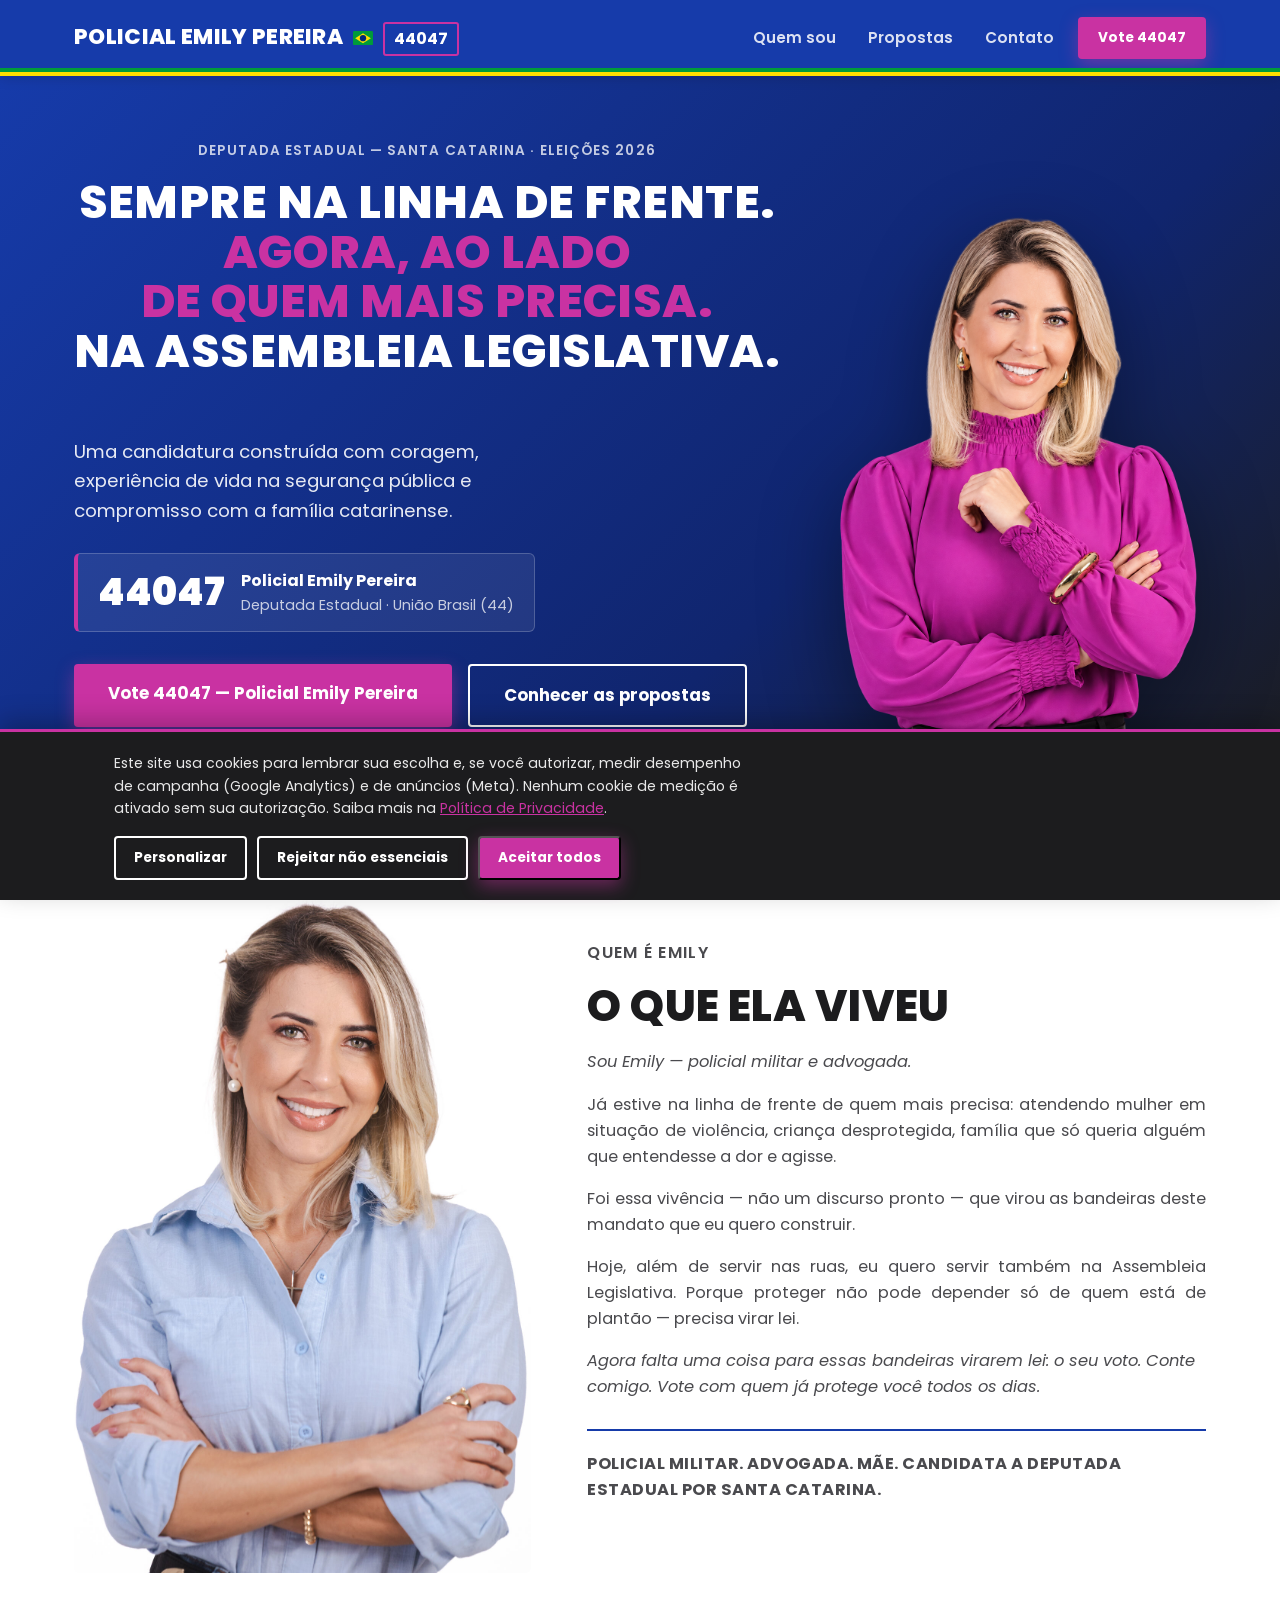
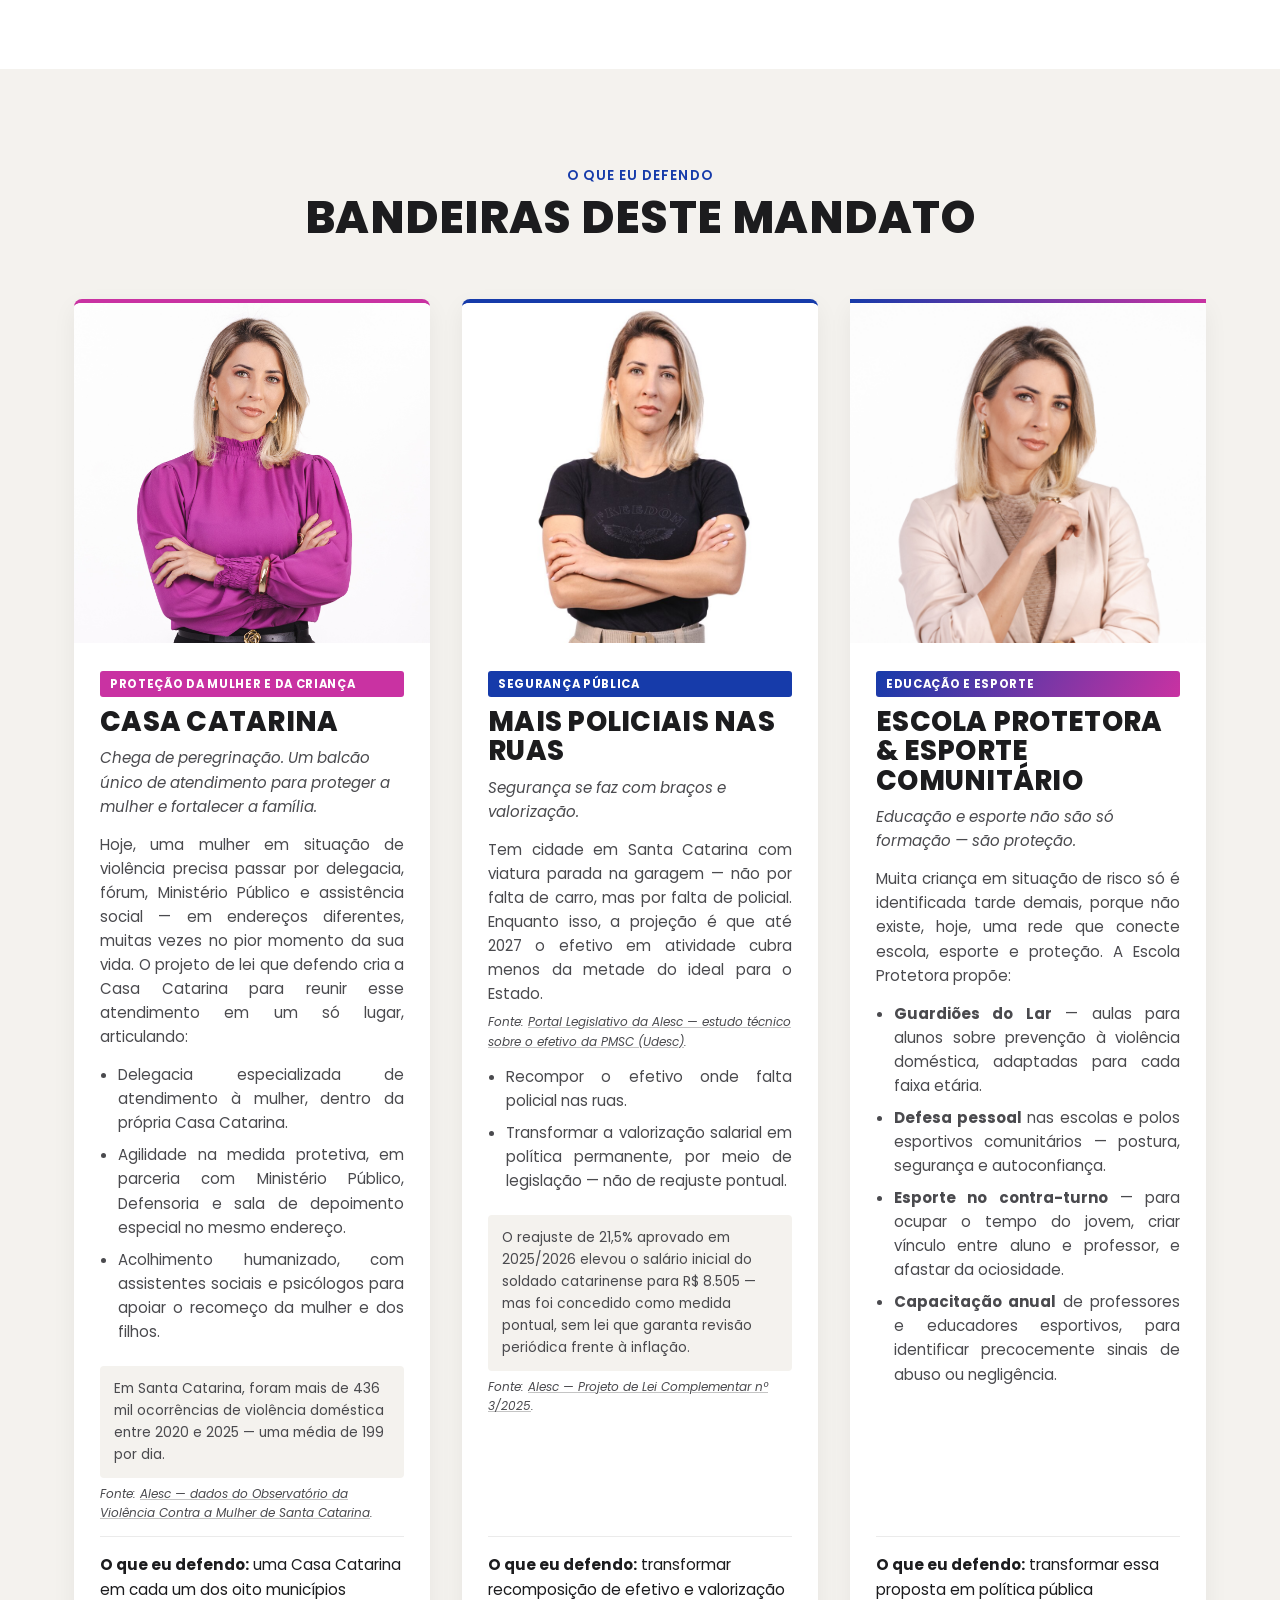
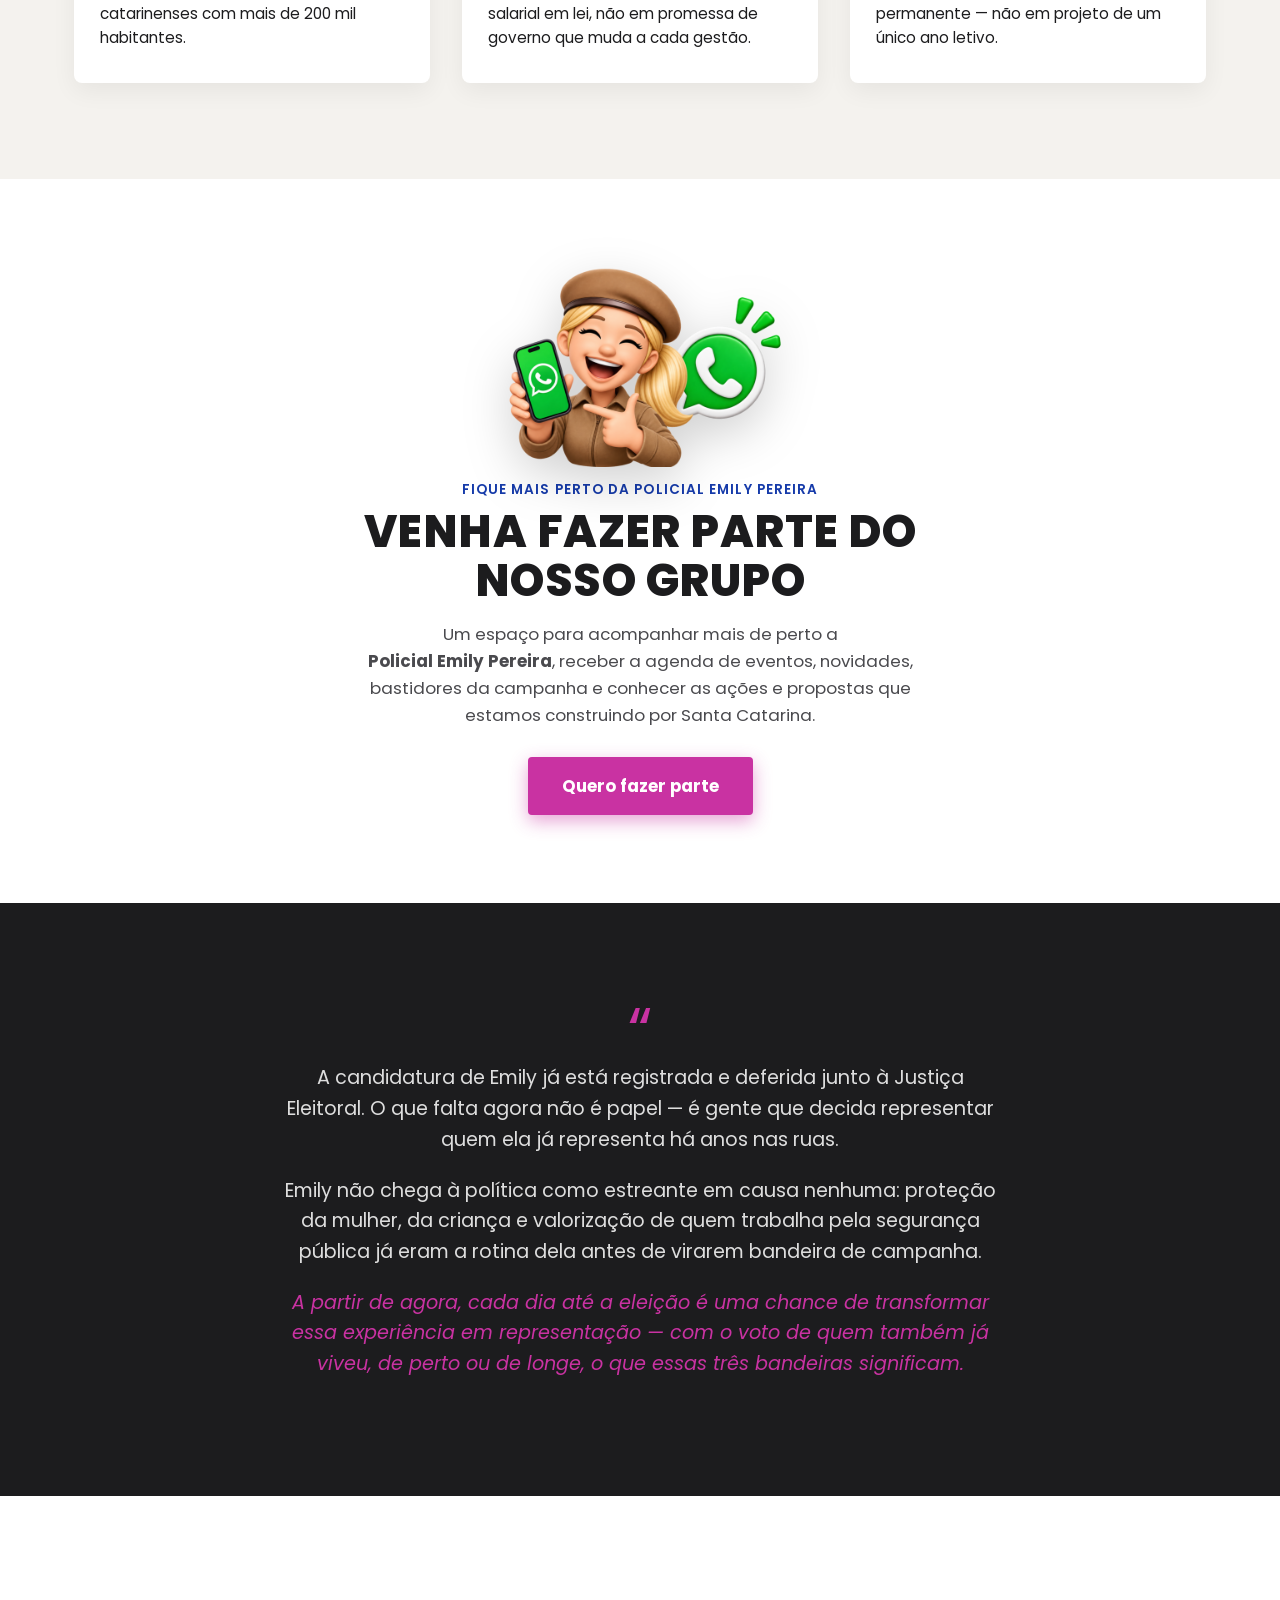
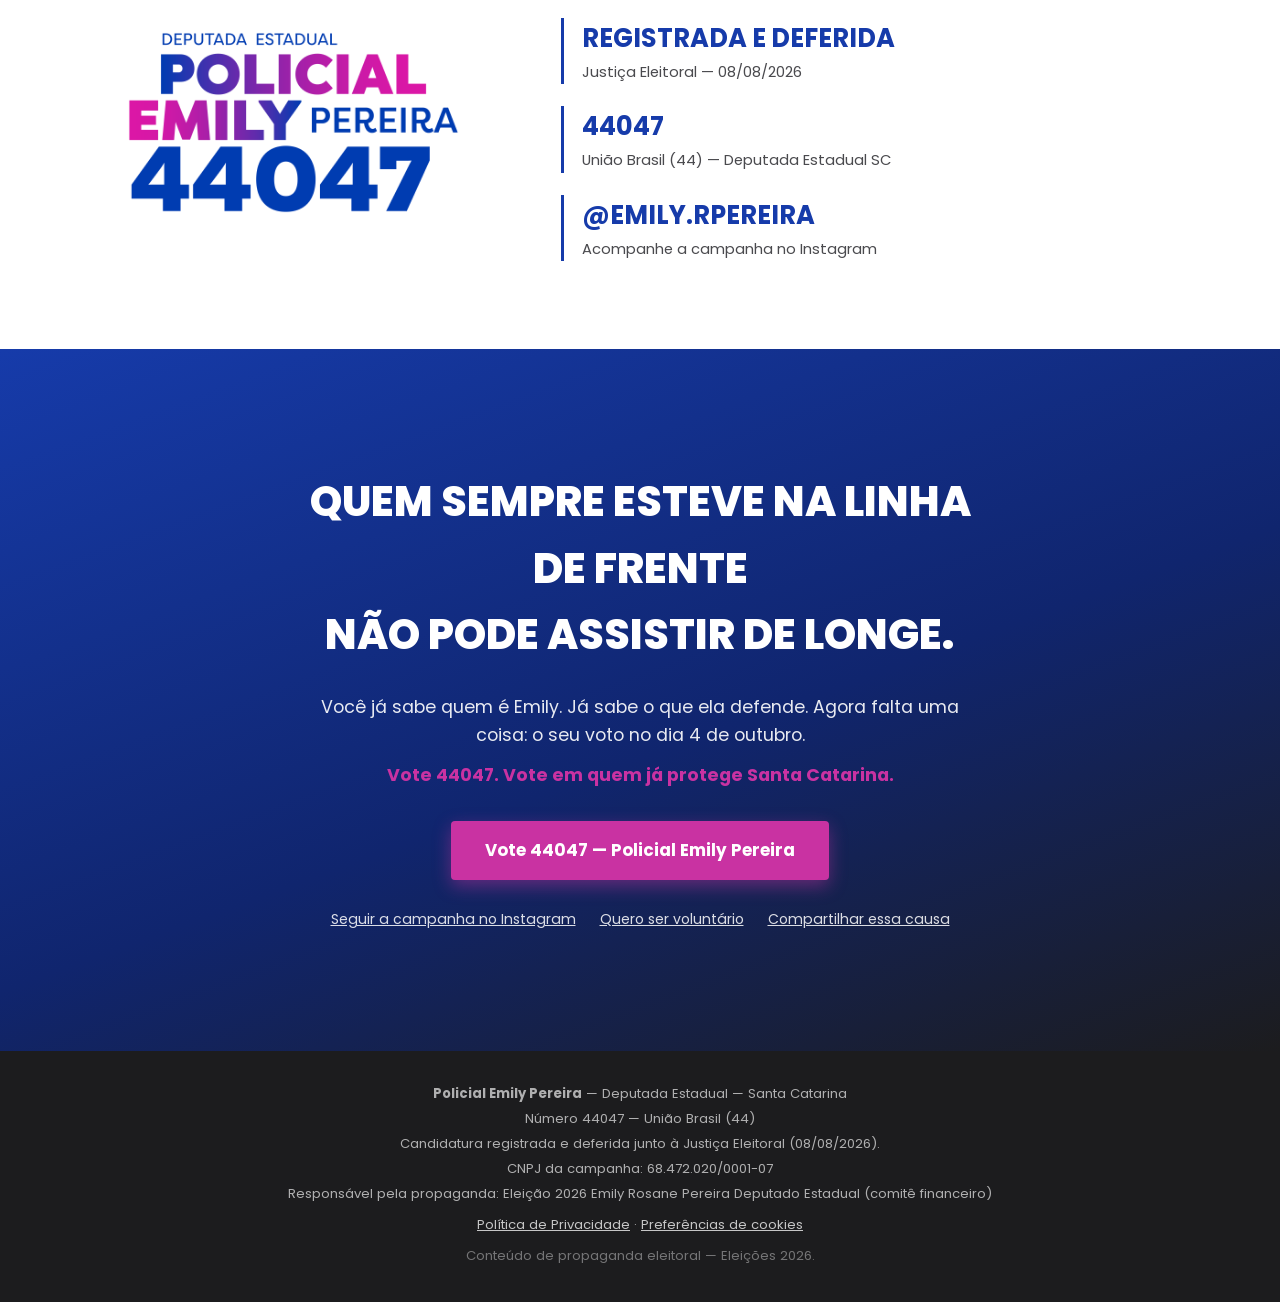
<file: index.html>
<!DOCTYPE html>
<html lang="pt-BR">
<head>
<meta charset="UTF-8">
<script>
// Google Consent Mode v2 — estado padrão negado até o visitante decidir no
// banner de cookies (ver consent.js). Garante que tags configuradas dentro
// do GTM (Google Ads, GA4, etc.) também respeitem a escolha do visitante.
window.dataLayer = window.dataLayer || [];
function gtag(){dataLayer.push(arguments);}
gtag('consent', 'default', {
  'ad_storage': 'denied',
  'ad_user_data': 'denied',
  'ad_personalization': 'denied',
  'analytics_storage': 'denied'
});
</script>
<!-- Google Tag Manager -->
<script>(function(w,d,s,l,i){w[l]=w[l]||[];w[l].push({'gtm.start':
new Date().getTime(),event:'gtm.js'});var f=d.getElementsByTagName(s)[0],
j=d.createElement(s),dl=l!='dataLayer'?'&l='+l:'';j.async=true;j.src=
'https://www.googletagmanager.com/gtm.js?id='+i+dl;f.parentNode.insertBefore(j,f);
})(window,document,'script','dataLayer','GTM-PR95ZJXQ');</script>
<!-- End Google Tag Manager -->
<meta name="viewport" content="width=device-width, initial-scale=1.0">
<title>Policial Emily Pereira 44047 — Deputada Estadual por Santa Catarina</title>
<meta name="description" content="Policial Emily Pereira, advogada, candidata a Deputada Estadual por Santa Catarina. Número 44047 — União Brasil.">
<link rel="preconnect" href="https://fonts.googleapis.com">
<link rel="preconnect" href="https://fonts.gstatic.com" crossorigin>
<!-- Poppins substitui Filson Pro (fonte oficial da identidade visual) até a licença/arquivos estarem disponíveis no projeto — ver identidade_visual_emily_pereira.md -->
<link href="https://fonts.googleapis.com/css2?family=Poppins:ital,wght@0,400;0,500;0,600;0,700;0,800;0,900;1,400;1,600&display=swap" rel="stylesheet">
<link rel="stylesheet" href="style.css">

<!--
  PENDÊNCIAS ANTES DE PUBLICAR (ver revisao_juridica_copy_emily.md e copy_lp_emily.md):
  1. RESOLVIDO em 14/08/2026 — situação funcional de Emily confirmada pela assessoria jurídica:
     agregada à PMSC desde 09/08/2026 (Despacho da Diretoria de Pessoal da PMSC + Ato nº
     858/2026), afastada do serviço ativo para concorrer, mas mantendo a condição de Cabo PM.
     "Sou Emily — policial militar e advogada" no presente está correto, não precisa mudar.
     CAUTELA SEPARADA QUE PERMANECE: uso de imagens com uniforme/farda, armamento, viatura ou
     instalação institucional/tática ainda depende de análise própria das regras de propaganda
     eleitoral — não é a mesma questão do status funcional. Ver bandeira "Mais Policiais nas
     Ruas" (assets/bandeira-mais-policiais.jpg, roupa civil estilo tático, marca Invictus, sem
     brasão/arma/viatura reais) — confirmar se precisa de nova rodada do gate jurídico.
  2. TRAVA TÉCNICA DE PUBLICAÇÃO — removida a pedido do usuário em 14/08/2026, com base em
     orientação jurídica própria da campanha autorizando a publicação. Contexto original: a
     página tem pedido de voto direto, formalmente só permitido a partir de 16/08/2026 (art.
     36, Lei 9.504/97) — mantido aqui apenas como registro histórico da análise anterior.
  3. VALIDAÇÃO DO ADVOGADO — confirmar comunicação do endereço eletrônico desta LP à
     Justiça Eleitoral (art. 57-B, §1º, Lei 9.504/97) antes de 16/08/2026.
  4. RESOLVIDO em 21/08/2026 — as 3 estatísticas da seção de propostas foram cruzadas com o
     Caderno de Propostas Legislativas v2
     (C:\Projetos\emily-pereira\Caderno_de_Propostas_Legislativas_v2.pdf), cada card-stat
     traz uma citação de fonte visível (.fonte-cite) e o texto da fonte agora é link
     clicável (URL real, buscada e verificada via WebSearch/WebFetch, não inventada):
     (a) violência doméstica — link para alesc.sc.gov.br/agencia/noticia/20-anos-lei-maria-
     da-penha-violencia-mulher/ (conteúdo conferido: 436.969 ocorrências / 199,3 por dia
     batem exatamente); (b) efetivo policial insuficiente até 2027 — link para o PDF do
     estudo técnico PMSC/Udesc em portalelegis.alesc.sc.gov.br/documentos/K4lY8 (conferido:
     19.722 necessários x 9.524 projetados = 47% batem exatamente); (c) a comparação
     salarial com Goiás/DF (não confirmável pelo Caderno) foi SUBSTITUÍDA a pedido do
     usuário pelo dado do reajuste de 21,5%/PLC nº 3/2025, com link para
     alesc.sc.gov.br/agencia/noticia/aprovados-reajuste-da-seguranca-e-isonomia-salarial-
     para-servidores (conferido: cita o PLC 3/2025 e as 3 parcelas; a página não confirma o
     valor específico de R$ 8.505 citado no texto, que vem só do Caderno — se quiser 100% de
     certeza sobre esse valor, checar separadamente antes de publicar).
  5. Confirmar número atualizado de seguidores no Instagram (não usado no texto atual).
  6. Rodapé: CNPJ (68.472.020/0001-07) e responsável pela propaganda (comitê financeiro
     "Eleição 2026 Emily Rosane Pereira Deputado Estadual") confirmados e já exibidos.
  7. TRACKING (Meta Pixel / GA4) — arquitetura pronta em consent.js: os scripts só carregam
     depois que o visitante decide no banner de cookies (aceitar/rejeitar/personalizar).
     Para ativar de verdade, só preencher gaId/metaPixelId no topo de consent.js com os IDs
     reais. Falta apenas a validação do advogado sobre o texto final de privacidade.html
     (política de privacidade) antes de publicar.
  8. GOOGLE TAG MANAGER (GTM-PR95ZJXQ) — instalado em 20/08/2026, snippet padrão do Google
     no <head> (com Consent Mode v2, estado padrão negado) e <noscript> logo após <body>.
     O container em si carrega sempre (é só o "cofre" de tags), mas qualquer tag configurada
     dentro do GTM (Google Ads, GA4 via GTM, etc.) só dispara de verdade depois que o
     visitante aceitar no banner de cookies — ver applyConsent() em consent.js, que empurra
     gtag('consent','update', ...) sincronizado com a escolha do visitante.
-->
</head>
<body>
<!-- Google Tag Manager (noscript) -->
<noscript><iframe src="https://www.googletagmanager.com/ns.html?id=GTM-PR95ZJXQ"
height="0" width="0" style="display:none;visibility:hidden"></iframe></noscript>
<!-- End Google Tag Manager (noscript) -->

<header class="site-header" id="topo">
  <div class="container header-inner">
    <a href="#topo" class="logo">
      <span class="logo-text">Policial Emily <em>Pereira</em></span>
      <svg class="logo-flag" viewBox="0 0 28 20" role="img" aria-label="Bandeira do Brasil">
        <rect width="28" height="20" rx="2" fill="#009B3A"/>
        <polygon points="14,3 25,10 14,17 3,10" fill="#FFDF00"/>
        <circle cx="14" cy="10" r="4.4" fill="#002776"/>
      </svg>
      <span class="logo-number">44047</span>
    </a>
    <nav class="main-nav" id="mainNav">
      <a href="#quem-e-emily">Quem sou</a>
      <a href="#bandeiras">Propostas</a>
      <a href="#contato">Contato</a>
    </nav>
    <a href="#contato" class="btn btn-primary btn-nav" data-track="vote_cta_nav">Vote 44047</a>
    <button class="nav-toggle" id="navToggle" aria-label="Abrir menu"><span></span><span></span><span></span></button>
  </div>
</header>

<main>

  <!-- HERO -->
  <section class="hero" id="inicio">
    <div class="container hero-inner">
      <div class="hero-text-top reveal">
        <p class="eyebrow">Deputada Estadual — Santa Catarina · Eleições 2026</p>
        <h1>Sempre na linha de frente.<br><span class="text-amarelo">Agora, ao lado<br>de quem mais precisa.</span><br><span class="nowrap">Na Assembleia Legislativa.</span></h1>
      </div>

      <div class="hero-photo reveal">
        <img src="assets/hero-emily.png" alt="Emily Pereira, candidata a Deputada Estadual por Santa Catarina">
      </div>

      <div class="hero-text-bottom reveal">
        <p class="hero-lead">Uma candidatura construída com coragem, experiência de vida na segurança pública e compromisso com a família catarinense.</p>

        <div class="id-block">
          <div class="id-number">44047</div>
          <div class="id-info">
            <strong>Policial Emily Pereira</strong>
            <span>Deputada Estadual · União Brasil (44)</span>
          </div>
        </div>

        <div class="hero-actions">
          <a href="#contato" class="btn btn-primary btn-lg" data-track="vote_cta_hero">Vote 44047 — Policial Emily Pereira</a>
          <a href="#bandeiras" class="btn btn-ghost btn-lg" data-track="ver_propostas_hero">Conhecer as propostas</a>
        </div>
      </div>
    </div>
  </section>

  <!-- QUEM É EMILY -->
  <section class="quem-e-emily" id="quem-e-emily">
    <div class="container quem-inner">
      <div class="quem-photo reveal">
        <img src="assets/quem-e-emily.jpg" alt="Emily Pereira, policial militar e advogada">
      </div>
      <div class="quem-text reveal">
        <p class="eyebrow eyebrow-dark">Quem é Emily</p>
        <h2>O que ela viveu</h2>
        <p class="lead-serif">Sou Emily — policial militar e advogada.</p>
        <p>Já estive na linha de frente de quem mais precisa: atendendo mulher em situação de violência, criança desprotegida, família que só queria alguém que entendesse a dor e agisse.</p>
        <p>Foi essa vivência — não um discurso pronto — que virou as bandeiras deste mandato que eu quero construir.</p>
        <p>Hoje, além de servir nas ruas, eu quero servir também na Assembleia Legislativa. Porque proteger não pode depender só de quem está de plantão — precisa virar lei.</p>
        <p class="lead-serif">Agora falta uma coisa para essas bandeiras virarem lei: o seu voto. Conte comigo. Vote com quem já protege você todos os dias.</p>
        <p class="tagline">Policial militar. Advogada. Mãe. Candidata a Deputada Estadual por Santa Catarina.</p>
      </div>
    </div>
  </section>

  <!-- BANDEIRAS -->
  <section class="bandeiras" id="bandeiras">
    <div class="container">
      <p class="eyebrow eyebrow-center">O que eu defendo</p>
      <h2 class="section-title-center">Bandeiras deste mandato</h2>

      <div class="cards-bandeiras">

        <!-- Casa Catarina -->
        <article class="card-bandeira card-bordo">
          <div class="card-bandeira-photo">
            <img src="assets/bandeira-casa-catarina.jpg" alt="Proteção da mulher e da criança — Casa Catarina">
          </div>
          <div class="card-bandeira-content">
            <span class="card-tag">Proteção da mulher e da criança</span>
            <h3>Casa Catarina</h3>
            <p class="card-gancho">Chega de peregrinação. Um balcão único de atendimento para proteger a mulher e fortalecer a família.</p>
            <p>Hoje, uma mulher em situação de violência precisa passar por delegacia, fórum, Ministério Público e assistência social — em endereços diferentes, muitas vezes no pior momento da sua vida. O projeto de lei que defendo cria a Casa Catarina para reunir esse atendimento em um só lugar, articulando:</p>
            <ul>
              <li>Delegacia especializada de atendimento à mulher, dentro da própria Casa Catarina.</li>
              <li>Agilidade na medida protetiva, em parceria com Ministério Público, Defensoria e sala de depoimento especial no mesmo endereço.</li>
              <li>Acolhimento humanizado, com assistentes sociais e psicólogos para apoiar o recomeço da mulher e dos filhos.</li>
            </ul>
            <p class="card-stat">Em Santa Catarina, foram mais de 436 mil ocorrências de violência doméstica entre 2020 e 2025 — uma média de 199 por dia.</p>
            <p class="fonte-cite">Fonte: <a href="https://www.alesc.sc.gov.br/agencia/noticia/20-anos-lei-maria-da-penha-violencia-mulher/" target="_blank" rel="noopener">Alesc — dados do Observatório da Violência Contra a Mulher de Santa Catarina</a>.</p>
            <p class="card-defendo"><strong>O que eu defendo:</strong> uma Casa Catarina em cada um dos oito municípios catarinenses com mais de 200 mil habitantes.</p>
          </div>
        </article>

        <!-- Mais Policiais nas Ruas -->
        <article class="card-bandeira card-grafite">
          <div class="card-bandeira-photo">
            <img src="assets/bandeira-mais-policiais.jpg" alt="Valorização da segurança pública — Mais Policiais nas Ruas">
          </div>
          <div class="card-bandeira-content">
            <span class="card-tag">Segurança pública</span>
            <h3>Mais Policiais nas Ruas</h3>
            <p class="card-gancho">Segurança se faz com braços e valorização.</p>
            <p>Tem cidade em Santa Catarina com viatura parada na garagem — não por falta de carro, mas por falta de policial. Enquanto isso, a projeção é que até 2027 o efetivo em atividade cubra menos da metade do ideal para o Estado.</p>
            <p class="fonte-cite">Fonte: <a href="https://portalelegis.alesc.sc.gov.br/documentos/K4lY8" target="_blank" rel="noopener">Portal Legislativo da Alesc — estudo técnico sobre o efetivo da PMSC (Udesc)</a>.</p>
            <ul>
              <li>Recompor o efetivo onde falta policial nas ruas.</li>
              <li>Transformar a valorização salarial em política permanente, por meio de legislação — não de reajuste pontual.</li>
            </ul>
            <p class="card-stat">O reajuste de 21,5% aprovado em 2025/2026 elevou o salário inicial do soldado catarinense para R$ 8.505 — mas foi concedido como medida pontual, sem lei que garanta revisão periódica frente à inflação.</p>
            <p class="fonte-cite">Fonte: <a href="https://www.alesc.sc.gov.br/agencia/noticia/aprovados-reajuste-da-seguranca-e-isonomia-salarial-para-servidores" target="_blank" rel="noopener">Alesc — Projeto de Lei Complementar nº 3/2025</a>.</p>
            <p class="card-defendo"><strong>O que eu defendo:</strong> transformar recomposição de efetivo e valorização salarial em lei, não em promessa de governo que muda a cada gestão.</p>
          </div>
        </article>

        <!-- Escola Protetora & Esporte -->
        <article class="card-bandeira card-amarelo">
          <div class="card-bandeira-photo">
            <img src="assets/bandeira-escola-protetora.jpg" alt="Educação e esporte como proteção — Escola Protetora e Esporte Comunitário">
          </div>
          <div class="card-bandeira-content">
            <span class="card-tag">Educação e esporte</span>
            <h3>Escola Protetora &amp; Esporte Comunitário</h3>
            <p class="card-gancho">Educação e esporte não são só formação — são proteção.</p>
            <p>Muita criança em situação de risco só é identificada tarde demais, porque não existe, hoje, uma rede que conecte escola, esporte e proteção. A Escola Protetora propõe:</p>
            <ul>
              <li><strong>Guardiões do Lar</strong> — aulas para alunos sobre prevenção à violência doméstica, adaptadas para cada faixa etária.</li>
              <li><strong>Defesa pessoal</strong> nas escolas e polos esportivos comunitários — postura, segurança e autoconfiança.</li>
              <li><strong>Esporte no contra-turno</strong> — para ocupar o tempo do jovem, criar vínculo entre aluno e professor, e afastar da ociosidade.</li>
              <li><strong>Capacitação anual</strong> de professores e educadores esportivos, para identificar precocemente sinais de abuso ou negligência.</li>
            </ul>
            <p class="card-defendo"><strong>O que eu defendo:</strong> transformar essa proposta em política pública permanente — não em projeto de um único ano letivo.</p>
          </div>
        </article>

      </div>
    </div>
  </section>

  <!-- GRUPO WHATSAPP -->
  <section class="whatsapp-cta" id="grupo-whatsapp">
    <div class="container whatsapp-inner reveal">
      <div class="whatsapp-image">
        <img src="assets/grupo-whatsapp.png" alt="Entre no grupo do WhatsApp da campanha da Policial Emily Pereira">
      </div>
      <p class="eyebrow eyebrow-center">Fique mais perto da Policial Emily Pereira</p>
      <h2 class="section-title-center">Venha fazer parte do nosso grupo</h2>
      <p class="whatsapp-lead">Um espaço para acompanhar mais de perto a <strong class="nowrap">Policial Emily Pereira</strong>, receber a agenda de eventos, novidades, bastidores da campanha e conhecer as ações e propostas que estamos construindo por Santa Catarina.</p>
      <a href="https://chat.whatsapp.com/LnVgGYYdxmKFVnEuanItAJ?s=sw&amp;p=a&amp;mlu=0&amp;ilr=4" target="_blank" rel="noopener" class="btn btn-primary btn-lg" data-track="whatsapp_group_join">Quero fazer parte</a>
    </div>
  </section>

  <!-- POR QUE AGORA -->
  <section class="por-que-agora">
    <div class="container por-que-inner reveal">
      <p class="quote-mark">&ldquo;</p>
      <p class="por-que-texto">A candidatura de Emily já está registrada e deferida junto à Justiça Eleitoral. O que falta agora não é papel — é gente que decida representar quem ela já representa há anos nas ruas.</p>
      <p class="por-que-texto">Emily não chega à política como estreante em causa nenhuma: proteção da mulher, da criança e valorização de quem trabalha pela segurança pública já eram a rotina dela antes de virarem bandeira de campanha.</p>
      <p class="por-que-texto por-que-destaque">A partir de agora, cada dia até a eleição é uma chance de transformar essa experiência em representação — com o voto de quem também já viveu, de perto ou de longe, o que essas três bandeiras significam.</p>
    </div>
  </section>

  <!-- PROVA SOCIAL -->
  <section class="prova-social">
    <div class="container prova-inner">
      <div class="prova-photo reveal">
        <img src="assets/prova-social.png" alt="Identidade visual da campanha — Policial Emily Pereira 44047">
      </div>
      <div class="prova-dados reveal">
        <p class="eyebrow">Candidatura oficial</p>
        <div class="placar">
          <div class="placar-item">
            <strong>Registrada e deferida</strong>
            <span>Justiça Eleitoral — 08/08/2026</span>
          </div>
          <div class="placar-item">
            <strong>44047</strong>
            <span>União Brasil (44) — Deputada Estadual SC</span>
          </div>
          <div class="placar-item">
            <strong>@emily.rpereira</strong>
            <span>Acompanhe a campanha no Instagram</span>
          </div>
        </div>
      </div>
    </div>
  </section>

  <!-- CTA FINAL -->
  <section class="cta-final" id="contato">
    <div class="container cta-inner reveal">
      <p class="cta-headline">Quem sempre esteve na linha de frente<br>não pode assistir de longe.</p>
      <p class="cta-texto">Você já sabe quem é Emily. Já sabe o que ela defende. Agora falta uma coisa: o seu voto no dia 4 de outubro.</p>
      <p class="cta-texto cta-voto">Vote 44047. Vote em quem já protege Santa Catarina.</p>
      <a href="#" class="btn btn-primary btn-lg" data-track="vote_cta_final">Vote 44047 — Policial Emily Pereira</a>
      <div class="micro-ctas">
        <a href="https://instagram.com/emily.rpereira" target="_blank" rel="noopener" data-track="instagram_follow">Seguir a campanha no Instagram</a>
        <a href="#" data-track="volunteer_click">Quero ser voluntário</a>
        <a href="#" data-track="share_click">Compartilhar essa causa</a>
      </div>
    </div>
  </section>

</main>

<footer class="site-footer">
  <div class="container footer-inner">
    <p><strong>Policial Emily Pereira</strong> — Deputada Estadual — Santa Catarina</p>
    <p>Número 44047 — União Brasil (44)</p>
    <p>Candidatura registrada e deferida junto à Justiça Eleitoral (08/08/2026).</p>
    <p>CNPJ da campanha: 68.472.020/0001-07</p>
    <p>Responsável pela propaganda: Eleição 2026 Emily Rosane Pereira Deputado Estadual (comitê financeiro)</p>
    <p class="footer-links"><a href="privacidade.html">Política de Privacidade</a> · <button type="button" id="abrirPrefsCookies" class="link-like">Preferências de cookies</button></p>
    <p class="footer-copy">Conteúdo de propaganda eleitoral — Eleições 2026.</p>
  </div>
</footer>

<!-- BANNER DE COOKIES -->
<div id="cookieBanner" class="cookie-banner" hidden>
  <div class="cookie-banner-inner">
    <p>Este site usa cookies para lembrar sua escolha e, se você autorizar, medir desempenho de campanha (Google Analytics) e de anúncios (Meta). Nenhum cookie de medição é ativado sem sua autorização. Saiba mais na <a href="privacidade.html">Política de Privacidade</a>.</p>
    <div class="cookie-banner-actions">
      <button type="button" id="cookiePersonalizar" class="btn btn-ghost">Personalizar</button>
      <button type="button" id="cookieRejeitar" class="btn btn-ghost">Rejeitar não essenciais</button>
      <button type="button" id="cookieAceitar" class="btn btn-primary">Aceitar todos</button>
    </div>
  </div>
</div>

<!-- MODAL DE PREFERÊNCIAS DE COOKIES -->
<div id="cookiePrefs" class="cookie-modal" hidden>
  <div class="cookie-modal-box">
    <button type="button" id="cookiePrefsClose" class="cookie-modal-close" aria-label="Fechar">&times;</button>
    <h3>Preferências de cookies</h3>
    <div class="cookie-modal-item">
      <label><input type="checkbox" checked disabled> Necessários</label>
      <p>Sempre ativos. Guardam apenas a sua escolha de cookies neste dispositivo.</p>
    </div>
    <div class="cookie-modal-item">
      <label><input type="checkbox" id="cookieChkAnalytics"> Analytics (Google Analytics)</label>
      <p>Ajuda a entender como as pessoas navegam pela página, de forma agregada.</p>
    </div>
    <div class="cookie-modal-item">
      <label><input type="checkbox" id="cookieChkMarketing"> Marketing (Meta Pixel)</label>
      <p>Usado para medir e otimizar anúncios da campanha no Facebook/Instagram.</p>
    </div>
    <div class="cookie-modal-actions">
      <button type="button" id="cookieSalvarPrefs" class="btn btn-primary">Salvar preferências</button>
    </div>
  </div>
</div>

<script>
document.getElementById('navToggle').addEventListener('click', function(){
  document.getElementById('mainNav').classList.toggle('open');
  this.classList.toggle('open');
});

const revealEls = document.querySelectorAll('.reveal');
const revealObserver = new IntersectionObserver((entries) => {
  entries.forEach(entry => {
    if (entry.isIntersecting) {
      entry.target.classList.add('is-visible');
      revealObserver.unobserve(entry.target);
    }
  });
}, { threshold: 0.15 });
revealEls.forEach(el => revealObserver.observe(el));

// Tracking de cliques nos CTAs — pronto para receber Meta Pixel e GA4.
// Só dispara de verdade depois que o visitante autorizar no banner de cookies
// (ver consent.js) — até lá, gtag/fbq não existem e isto não faz nada.
// Eventos-chave também disparam como evento PADRÃO de conversão em cada
// plataforma (além do evento customizado), para otimização de anúncios,
// públicos semelhantes e relatórios de conversão prontos.
const STANDARD_EVENTS = {
  whatsapp_group_join: { ga4: 'generate_lead', meta: 'Lead' }
};

document.querySelectorAll('[data-track]').forEach(function(el){
  el.addEventListener('click', function(){
    const eventName = el.getAttribute('data-track');
    const std = STANDARD_EVENTS[eventName];
    if (typeof gtag === 'function') {
      gtag('event', eventName, { event_category: 'cta' });
      if (std && std.ga4) gtag('event', std.ga4, { event_category: 'conversion' });
    }
    if (typeof fbq === 'function') {
      fbq('trackCustom', eventName);
      if (std && std.meta) fbq('track', std.meta);
    }
  });
});

// Profundidade de rolagem — marcos de 25/50/75/100%, um disparo por marco
// por carregamento de página. Dá visão de engajamento mesmo em quem não
// clica em nenhum CTA (quantos leem até "Por que agora", até o rodapé etc.).
(function () {
  const marks = [25, 50, 75, 100];
  const fired = {};
  function checkScroll() {
    const scrollTop = window.scrollY || document.documentElement.scrollTop;
    const docHeight = document.documentElement.scrollHeight - window.innerHeight;
    if (docHeight <= 0) return;
    const pct = Math.round((scrollTop / docHeight) * 100);
    marks.forEach(function (m) {
      if (pct >= m && !fired[m]) {
        fired[m] = true;
        if (typeof gtag === 'function') {
          gtag('event', 'scroll_depth', { event_category: 'engagement', value: m });
        }
        if (typeof fbq === 'function') {
          fbq('trackCustom', 'scroll_depth_' + m);
        }
      }
    });
  }
  let ticking = false;
  window.addEventListener('scroll', function () {
    if (!ticking) {
      window.requestAnimationFrame(function () { checkScroll(); ticking = false; });
      ticking = true;
    }
  }, { passive: true });
})();

// Reabrir preferências de cookies a partir do rodapé, a qualquer momento.
const abrirPrefsBtn = document.getElementById('abrirPrefsCookies');
if (abrirPrefsBtn) {
  abrirPrefsBtn.addEventListener('click', function () {
    const modal = document.getElementById('cookiePrefs');
    const existing = getConsent();
    if (existing) {
      const chkA = document.getElementById('cookieChkAnalytics');
      const chkM = document.getElementById('cookieChkMarketing');
      if (chkA) chkA.checked = !!existing.analytics;
      if (chkM) chkM.checked = !!existing.marketing;
    }
    if (modal) modal.hidden = false;
  });
}
</script>
<script src="consent.js"></script>

</body>
</html>
</file>
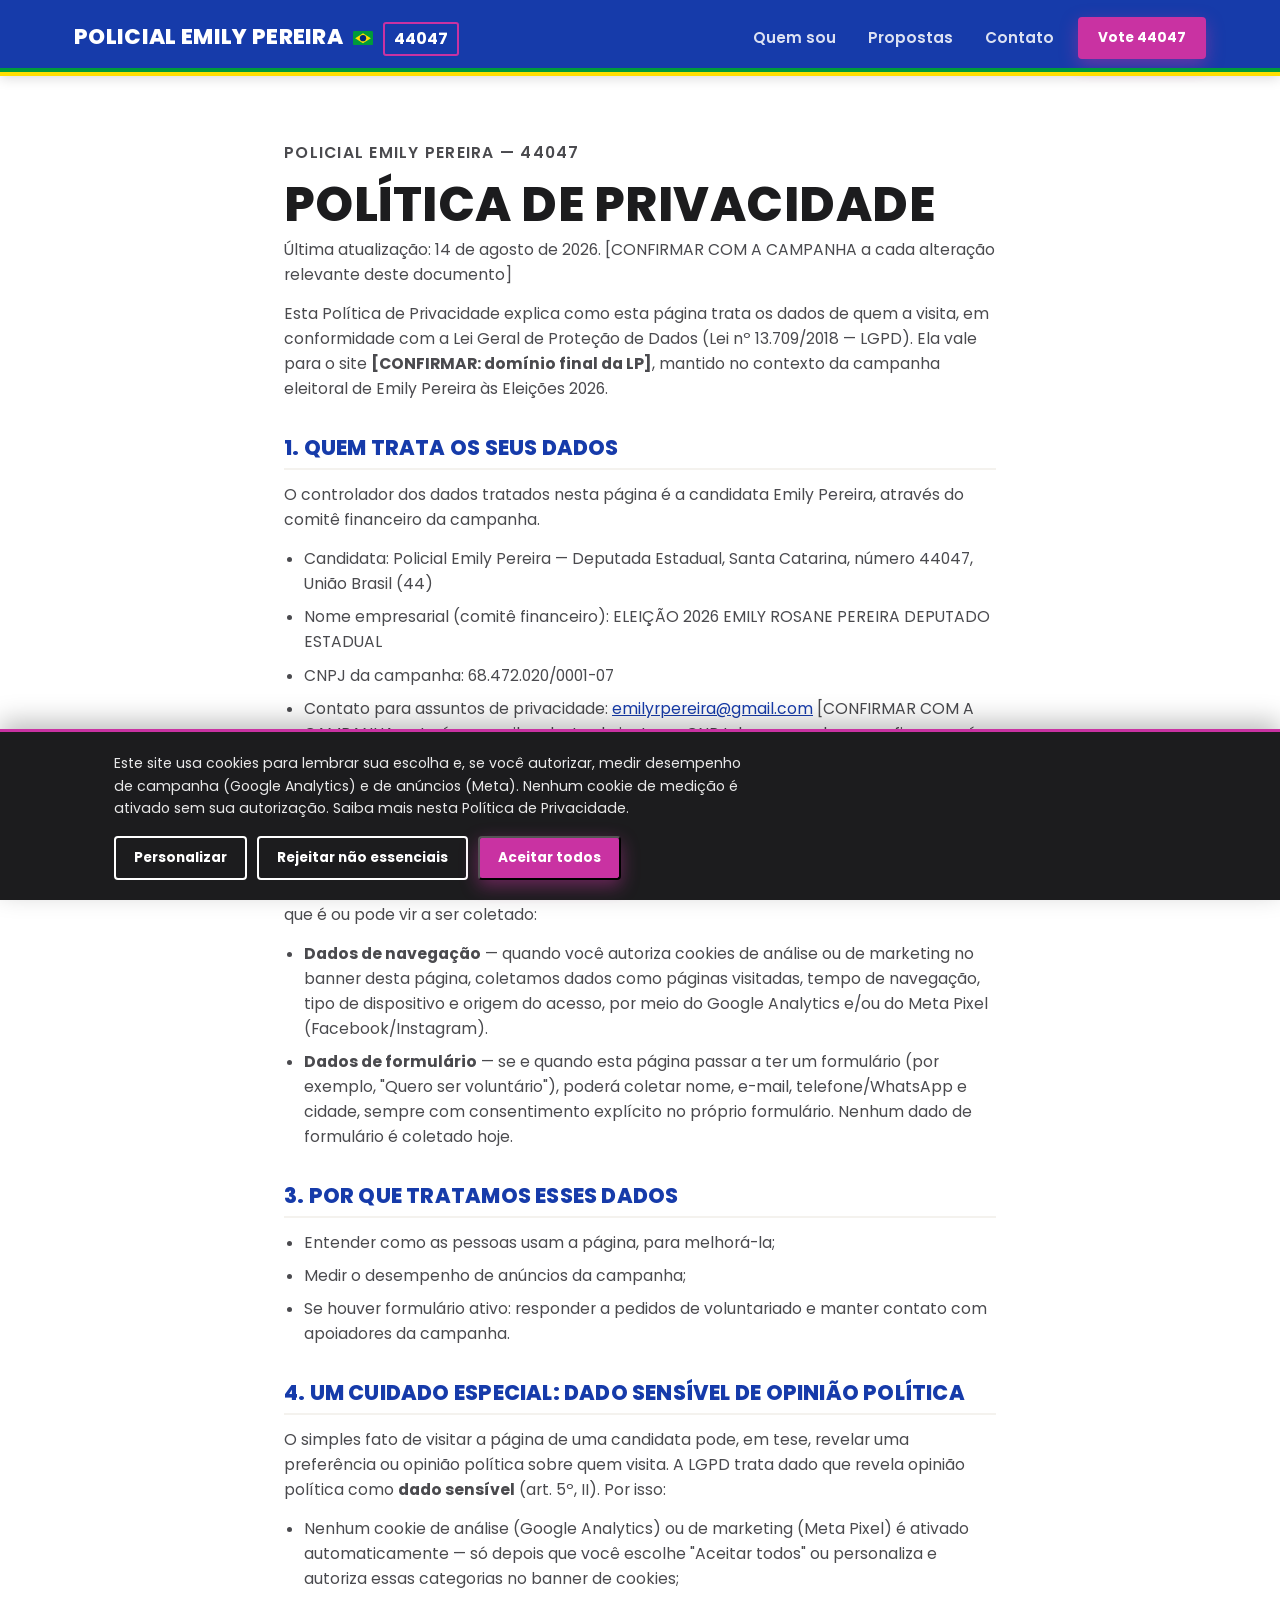
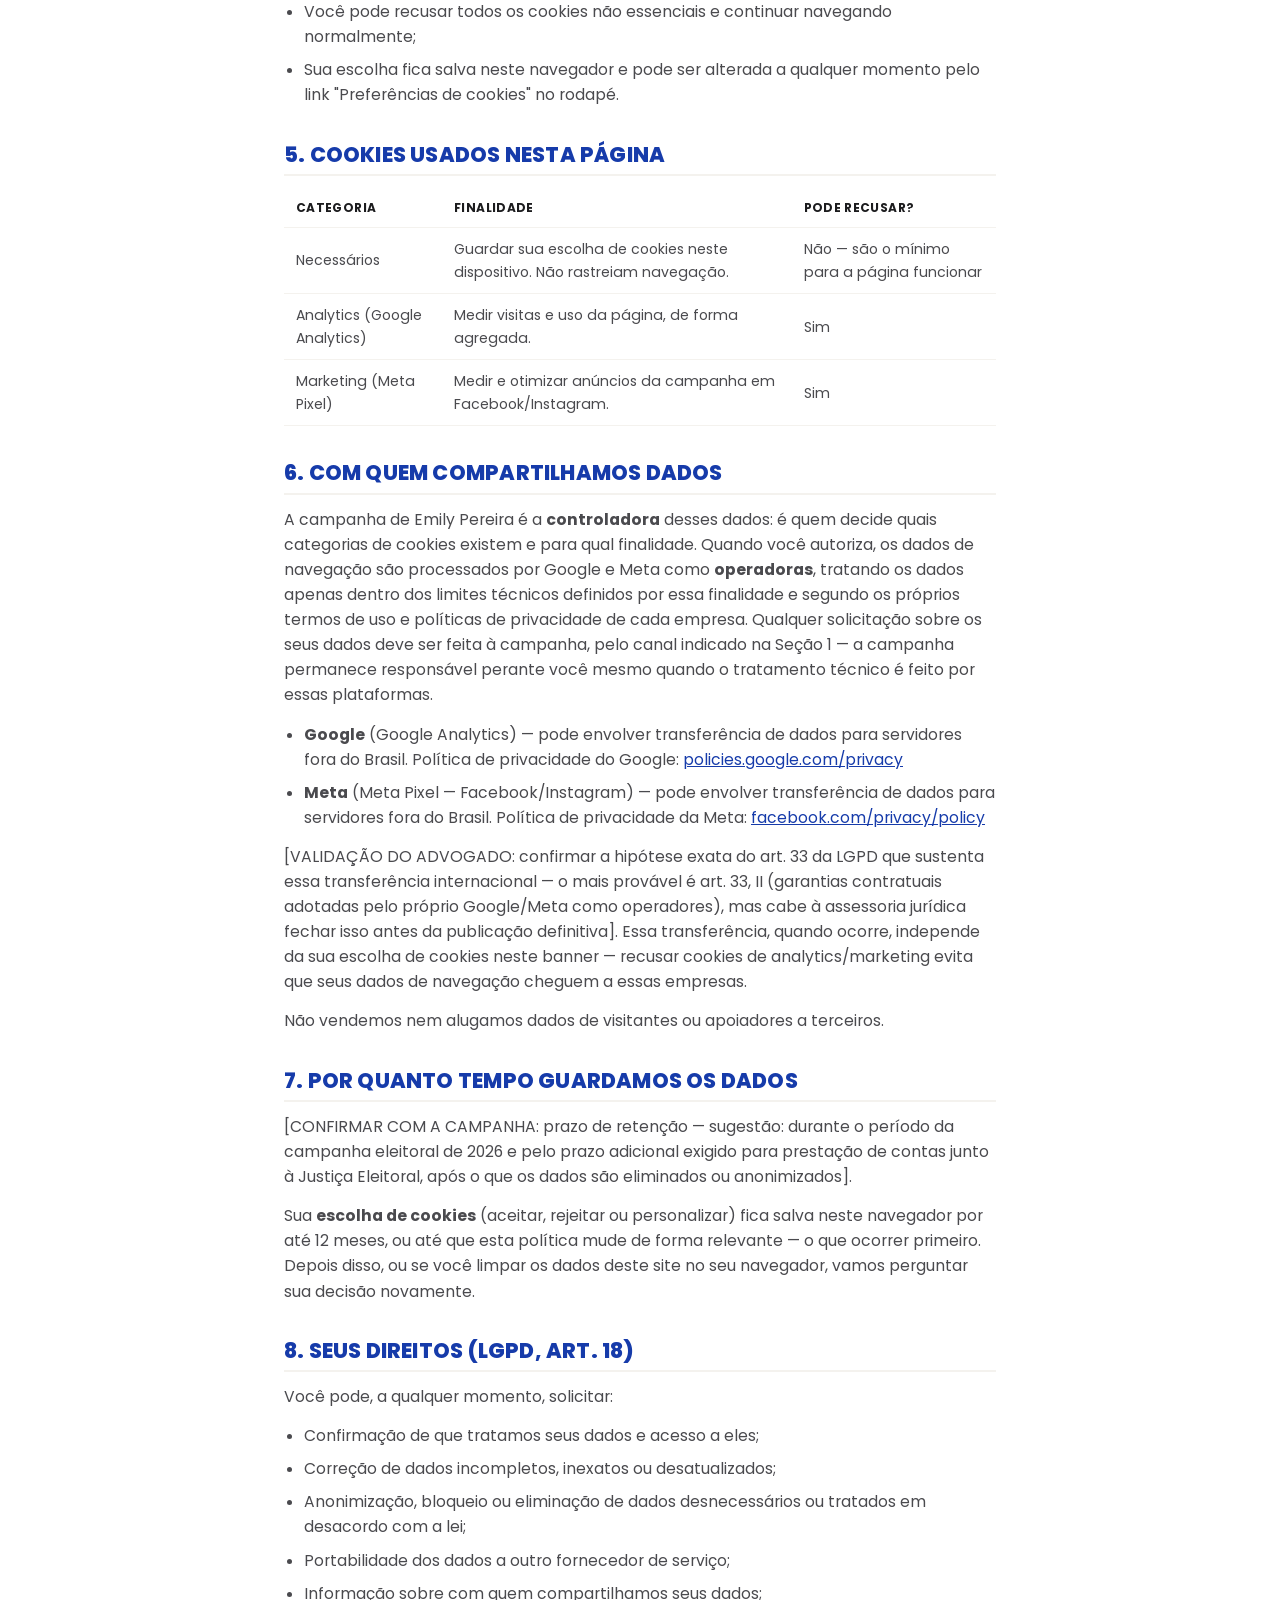
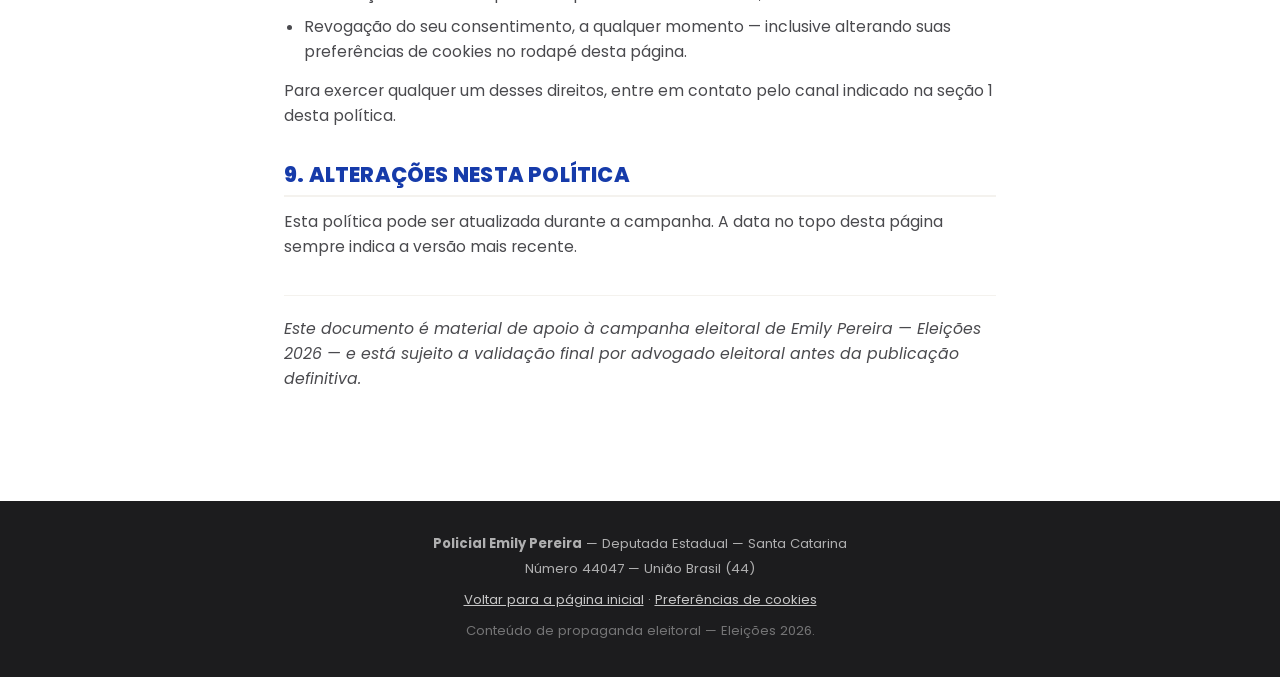
<file: privacidade.html>
<!DOCTYPE html>
<html lang="pt-BR">
<head>
<meta charset="UTF-8">
<meta name="viewport" content="width=device-width, initial-scale=1.0">
<title>Política de Privacidade — Policial Emily Pereira 44047</title>
<meta name="description" content="Política de Privacidade da campanha de Emily Pereira, candidata a Deputada Estadual por Santa Catarina — Eleições 2026.">
<meta name="robots" content="noindex">
<link rel="preconnect" href="https://fonts.googleapis.com">
<link rel="preconnect" href="https://fonts.gstatic.com" crossorigin>
<link href="https://fonts.googleapis.com/css2?family=Poppins:ital,wght@0,400;0,500;0,600;0,700;0,800;0,900;1,400;1,600&display=swap" rel="stylesheet">
<link rel="stylesheet" href="style.css">

<!--
  DOCUMENTO DE TRABALHO — pendente de validação do advogado responsável antes de publicar.
  Trechos marcados com [CONFIRMAR ...] dependem de decisão da campanha/assessoria jurídica.
  Base: LGPD (Lei 13.709/2018) + diretrizes já levantadas pelo gate `direito-eleitoral` em
  revisao_juridica_copy_emily.md (seções 5 e 6) sobre formulários, cookies e dado sensível
  de opinião política.
-->
</head>
<body>

<header class="site-header" id="topo">
  <div class="container header-inner">
    <a href="index.html" class="logo">
      <span class="logo-text">Policial Emily <em>Pereira</em></span>
      <svg class="logo-flag" viewBox="0 0 28 20" role="img" aria-label="Bandeira do Brasil">
        <rect width="28" height="20" rx="2" fill="#009B3A"/>
        <polygon points="14,3 25,10 14,17 3,10" fill="#FFDF00"/>
        <circle cx="14" cy="10" r="4.4" fill="#002776"/>
      </svg>
      <span class="logo-number">44047</span>
    </a>
    <nav class="main-nav" id="mainNav">
      <a href="index.html#quem-e-emily">Quem sou</a>
      <a href="index.html#bandeiras">Propostas</a>
      <a href="index.html#contato">Contato</a>
    </nav>
    <a href="index.html#contato" class="btn btn-primary btn-nav">Vote 44047</a>
    <button class="nav-toggle" id="navToggle" aria-label="Abrir menu"><span></span><span></span><span></span></button>
  </div>
</header>

<main>
  <section class="politica">
    <div class="container politica-inner">
      <p class="eyebrow eyebrow-dark">Policial Emily Pereira — 44047</p>
      <h1>Política de Privacidade</h1>
      <p class="politica-atualizacao">Última atualização: 14 de agosto de 2026. [CONFIRMAR COM A CAMPANHA a cada alteração relevante deste documento]</p>

      <p>Esta Política de Privacidade explica como esta página trata os dados de quem a visita, em conformidade com a Lei Geral de Proteção de Dados (Lei nº 13.709/2018 — LGPD). Ela vale para o site <strong>[CONFIRMAR: domínio final da LP]</strong>, mantido no contexto da campanha eleitoral de Emily Pereira às Eleições 2026.</p>

      <h2>1. Quem trata os seus dados</h2>
      <p>O controlador dos dados tratados nesta página é a candidata Emily Pereira, através do comitê financeiro da campanha.</p>
      <ul>
        <li>Candidata: Policial Emily Pereira — Deputada Estadual, Santa Catarina, número 44047, União Brasil (44)</li>
        <li>Nome empresarial (comitê financeiro): ELEIÇÃO 2026 EMILY ROSANE PEREIRA DEPUTADO ESTADUAL</li>
        <li>CNPJ da campanha: 68.472.020/0001-07</li>
        <li>Contato para assuntos de privacidade: <a href="mailto:emilyrpereira@gmail.com">emilyrpereira@gmail.com</a> <span class="fonte-pendente">[CONFIRMAR COM A CAMPANHA: este é o e-mail cadastrado junto ao CNPJ da campanha — confirmar se é este o canal que deve receber pedidos de titular de dados, ou se há um e-mail específico de encarregado/DPO]</span></li>
      </ul>

      <h2>2. Que dados esta página coleta</h2>
      <p>Hoje, esta página não possui formulário de cadastro ativo. Os dados abaixo descrevem o que é ou pode vir a ser coletado:</p>
      <ul>
        <li><strong>Dados de navegação</strong> — quando você autoriza cookies de análise ou de marketing no banner desta página, coletamos dados como páginas visitadas, tempo de navegação, tipo de dispositivo e origem do acesso, por meio do Google Analytics e/ou do Meta Pixel (Facebook/Instagram).</li>
        <li><strong>Dados de formulário</strong> — se e quando esta página passar a ter um formulário (por exemplo, "Quero ser voluntário"), poderá coletar nome, e-mail, telefone/WhatsApp e cidade, sempre com consentimento explícito no próprio formulário. Nenhum dado de formulário é coletado hoje.</li>
      </ul>

      <h2>3. Por que tratamos esses dados</h2>
      <ul>
        <li>Entender como as pessoas usam a página, para melhorá-la;</li>
        <li>Medir o desempenho de anúncios da campanha;</li>
        <li>Se houver formulário ativo: responder a pedidos de voluntariado e manter contato com apoiadores da campanha.</li>
      </ul>

      <h2>4. Um cuidado especial: dado sensível de opinião política</h2>
      <p>O simples fato de visitar a página de uma candidata pode, em tese, revelar uma preferência ou opinião política sobre quem visita. A LGPD trata dado que revela opinião política como <strong>dado sensível</strong> (art. 5º, II). Por isso:</p>
      <ul>
        <li>Nenhum cookie de análise (Google Analytics) ou de marketing (Meta Pixel) é ativado automaticamente — só depois que você escolhe "Aceitar todos" ou personaliza e autoriza essas categorias no banner de cookies;</li>
        <li>Você pode recusar todos os cookies não essenciais e continuar navegando normalmente;</li>
        <li>Sua escolha fica salva neste navegador e pode ser alterada a qualquer momento pelo link "Preferências de cookies" no rodapé.</li>
      </ul>

      <h2>5. Cookies usados nesta página</h2>
      <div class="tabela-scroll">
        <table class="tabela-cookies">
          <tr><th>Categoria</th><th>Finalidade</th><th>Pode recusar?</th></tr>
          <tr><td>Necessários</td><td>Guardar sua escolha de cookies neste dispositivo. Não rastreiam navegação.</td><td>Não — são o mínimo para a página funcionar</td></tr>
          <tr><td>Analytics (Google Analytics)</td><td>Medir visitas e uso da página, de forma agregada.</td><td>Sim</td></tr>
          <tr><td>Marketing (Meta Pixel)</td><td>Medir e otimizar anúncios da campanha em Facebook/Instagram.</td><td>Sim</td></tr>
        </table>
      </div>

      <h2>6. Com quem compartilhamos dados</h2>
      <p>A campanha de Emily Pereira é a <strong>controladora</strong> desses dados: é quem decide quais categorias de cookies existem e para qual finalidade. Quando você autoriza, os dados de navegação são processados por Google e Meta como <strong>operadoras</strong>, tratando os dados apenas dentro dos limites técnicos definidos por essa finalidade e segundo os próprios termos de uso e políticas de privacidade de cada empresa. Qualquer solicitação sobre os seus dados deve ser feita à campanha, pelo canal indicado na Seção 1 — a campanha permanece responsável perante você mesmo quando o tratamento técnico é feito por essas plataformas.</p>
      <ul>
        <li><strong>Google</strong> (Google Analytics) — pode envolver transferência de dados para servidores fora do Brasil. Política de privacidade do Google: <a href="https://policies.google.com/privacy" target="_blank" rel="noopener">policies.google.com/privacy</a></li>
        <li><strong>Meta</strong> (Meta Pixel — Facebook/Instagram) — pode envolver transferência de dados para servidores fora do Brasil. Política de privacidade da Meta: <a href="https://www.facebook.com/privacy/policy/" target="_blank" rel="noopener">facebook.com/privacy/policy</a></li>
      </ul>
      <p><span class="fonte-pendente">[VALIDAÇÃO DO ADVOGADO: confirmar a hipótese exata do art. 33 da LGPD que sustenta essa transferência internacional — o mais provável é art. 33, II (garantias contratuais adotadas pelo próprio Google/Meta como operadores), mas cabe à assessoria jurídica fechar isso antes da publicação definitiva]</span>. Essa transferência, quando ocorre, independe da sua escolha de cookies neste banner — recusar cookies de analytics/marketing evita que seus dados de navegação cheguem a essas empresas.</p>
      <p>Não vendemos nem alugamos dados de visitantes ou apoiadores a terceiros.</p>

      <h2>7. Por quanto tempo guardamos os dados</h2>
      <p><span class="fonte-pendente">[CONFIRMAR COM A CAMPANHA: prazo de retenção — sugestão: durante o período da campanha eleitoral de 2026 e pelo prazo adicional exigido para prestação de contas junto à Justiça Eleitoral, após o que os dados são eliminados ou anonimizados]</span>.</p>
      <p>Sua <strong>escolha de cookies</strong> (aceitar, rejeitar ou personalizar) fica salva neste navegador por até 12 meses, ou até que esta política mude de forma relevante — o que ocorrer primeiro. Depois disso, ou se você limpar os dados deste site no seu navegador, vamos perguntar sua decisão novamente.</p>

      <h2>8. Seus direitos (LGPD, art. 18)</h2>
      <p>Você pode, a qualquer momento, solicitar:</p>
      <ul>
        <li>Confirmação de que tratamos seus dados e acesso a eles;</li>
        <li>Correção de dados incompletos, inexatos ou desatualizados;</li>
        <li>Anonimização, bloqueio ou eliminação de dados desnecessários ou tratados em desacordo com a lei;</li>
        <li>Portabilidade dos dados a outro fornecedor de serviço;</li>
        <li>Informação sobre com quem compartilhamos seus dados;</li>
        <li>Revogação do seu consentimento, a qualquer momento — inclusive alterando suas preferências de cookies no rodapé desta página.</li>
      </ul>
      <p>Para exercer qualquer um desses direitos, entre em contato pelo canal indicado na seção 1 desta política.</p>

      <h2>9. Alterações nesta política</h2>
      <p>Esta política pode ser atualizada durante a campanha. A data no topo desta página sempre indica a versão mais recente.</p>

      <p class="politica-rodape-nota">Este documento é material de apoio à campanha eleitoral de Emily Pereira — Eleições 2026 — e está sujeito a validação final por advogado eleitoral antes da publicação definitiva.</p>
    </div>
  </section>
</main>

<footer class="site-footer">
  <div class="container footer-inner">
    <p><strong>Policial Emily Pereira</strong> — Deputada Estadual — Santa Catarina</p>
    <p>Número 44047 — União Brasil (44)</p>
    <p class="footer-links"><a href="index.html">Voltar para a página inicial</a> · <button type="button" id="abrirPrefsCookies" class="link-like">Preferências de cookies</button></p>
    <p class="footer-copy">Conteúdo de propaganda eleitoral — Eleições 2026.</p>
  </div>
</footer>

<div id="cookieBanner" class="cookie-banner" hidden>
  <div class="cookie-banner-inner">
    <p>Este site usa cookies para lembrar sua escolha e, se você autorizar, medir desempenho de campanha (Google Analytics) e de anúncios (Meta). Nenhum cookie de medição é ativado sem sua autorização. Saiba mais nesta Política de Privacidade.</p>
    <div class="cookie-banner-actions">
      <button type="button" id="cookiePersonalizar" class="btn btn-ghost">Personalizar</button>
      <button type="button" id="cookieRejeitar" class="btn btn-ghost">Rejeitar não essenciais</button>
      <button type="button" id="cookieAceitar" class="btn btn-primary">Aceitar todos</button>
    </div>
  </div>
</div>

<div id="cookiePrefs" class="cookie-modal" hidden>
  <div class="cookie-modal-box">
    <h3>Preferências de cookies</h3>
    <div class="cookie-modal-item">
      <label><input type="checkbox" checked disabled> Necessários</label>
      <p>Sempre ativos. Guardam apenas a sua escolha de cookies neste dispositivo.</p>
    </div>
    <div class="cookie-modal-item">
      <label><input type="checkbox" id="cookieChkAnalytics"> Analytics (Google Analytics)</label>
      <p>Ajuda a entender como as pessoas navegam pela página, de forma agregada.</p>
    </div>
    <div class="cookie-modal-item">
      <label><input type="checkbox" id="cookieChkMarketing"> Marketing (Meta Pixel)</label>
      <p>Usado para medir e otimizar anúncios da campanha no Facebook/Instagram.</p>
    </div>
    <div class="cookie-modal-actions">
      <button type="button" id="cookieSalvarPrefs" class="btn btn-primary">Salvar preferências</button>
    </div>
  </div>
</div>

<script>
document.getElementById('navToggle').addEventListener('click', function(){
  document.getElementById('mainNav').classList.toggle('open');
  this.classList.toggle('open');
});

const abrirPrefsBtn = document.getElementById('abrirPrefsCookies');
if (abrirPrefsBtn) {
  abrirPrefsBtn.addEventListener('click', function () {
    const modal = document.getElementById('cookiePrefs');
    const existing = getConsent();
    if (existing) {
      const chkA = document.getElementById('cookieChkAnalytics');
      const chkM = document.getElementById('cookieChkMarketing');
      if (chkA) chkA.checked = !!existing.analytics;
      if (chkM) chkM.checked = !!existing.marketing;
    }
    if (modal) modal.hidden = false;
  });
}
</script>
<script src="consent.js"></script>

</body>
</html>
</file>
<file: style.css>
/* ==========================================================================
   Emily Pereira 44047 — LP de campanha
   Identidade visual oficial (identidade_visual_emily_pereira.md / Emily@ID.pdf):
   Azul #163BAA (institucional, autoridade, CTAs, número eleitoral)
   Rosa/Magenta #C932A2 (destaques, feminilidade, proximidade)
   Tipografia oficial: Filson Pro (licença não disponível no projeto —
   substituída por Poppins, alternativa sem serifa visualmente próxima,
   conforme o próprio manual permite. Trocar por Filson Pro assim que os
   arquivos da fonte estiverem disponíveis: basta atualizar o link do Google
   Fonts e os valores de --font-display/--font-serif/--font-ui abaixo.)
   ========================================================================== */

:root {
  --emily-blue: #163BAA;
  --emily-blue-dark: #10256E;
  --emily-pink: #C932A2;
  --branco: #FFFFFF;
  --grafite: #1C1C1E;
  --grafite-suave: #2B2B2E;
  --cinza-texto: #4A4A4E;
  --cinza-claro: #F4F2EE;

  --font-display: 'Poppins', sans-serif;
  --font-serif: 'Poppins', sans-serif;
  --font-ui: 'Poppins', sans-serif;
}

* { box-sizing: border-box; margin: 0; padding: 0; }

html { scroll-behavior: smooth; }

body {
  font-family: var(--font-ui);
  color: var(--grafite);
  background: var(--branco);
  line-height: 1.6;
  -webkit-font-smoothing: antialiased;
}

img { max-width: 100%; display: block; }

.container {
  max-width: 1180px;
  margin: 0 auto;
  padding: 0 24px;
}

h1, h2, h3 {
  font-family: var(--font-display);
  font-weight: 800;
  text-transform: uppercase;
  letter-spacing: 0.01em;
  line-height: 1.08;
}

.eyebrow {
  font-family: var(--font-ui);
  font-weight: 600;
  font-size: 0.85rem;
  letter-spacing: 0.08em;
  text-transform: uppercase;
  color: rgba(255,255,255,0.75);
}

.eyebrow-dark { color: var(--emily-pink); }
.eyebrow-center { text-align: center; color: var(--emily-blue); }

.text-amarelo {
  color: var(--emily-pink);
}

@media (min-width: 961px) {
  .nowrap { white-space: nowrap; }
}

/* Reveal on scroll */
.reveal { opacity: 0; transform: translateY(24px); transition: opacity 0.7s ease, transform 0.7s ease; }
.reveal.is-visible { opacity: 1; transform: translateY(0); }

/* ---------- Botões ---------- */
.btn {
  display: inline-block;
  font-family: var(--font-ui);
  font-weight: 700;
  font-size: 0.95rem;
  padding: 14px 28px;
  border-radius: 4px;
  text-decoration: none;
  transition: transform 0.2s ease, box-shadow 0.2s ease;
  white-space: nowrap;
}
.btn:hover { transform: translateY(-2px); }

.btn-primary {
  background: var(--emily-pink);
  color: var(--branco);
  box-shadow: 0 6px 18px rgba(201, 50, 162, 0.45);
}
.btn-primary:hover { box-shadow: 0 10px 24px rgba(201, 50, 162, 0.55); }

.btn-ghost {
  background: transparent;
  color: var(--branco);
  border: 2px solid var(--branco);
}
.btn-ghost:hover { background: rgba(255,255,255,0.1); }

.btn-lg { padding: 16px 34px; font-size: 1.05rem; }

.btn-nav {
  padding: 10px 20px;
  font-size: 0.85rem;
}

/* ---------- Header ---------- */
.site-header {
  position: sticky;
  top: 0;
  z-index: 100;
  background: var(--emily-blue);
  box-shadow: 0 2px 12px rgba(0,0,0,0.15);
}

.site-header::after {
  content: "";
  position: absolute;
  left: 0;
  right: 0;
  bottom: 0;
  height: 8px;
  background: linear-gradient(to bottom, #009B3A 50%, #FFDF00 50%);
}

.header-inner {
  display: flex;
  align-items: center;
  justify-content: space-between;
  gap: 24px;
  height: 76px;
}

.logo {
  display: flex;
  align-items: baseline;
  gap: 10px;
  text-decoration: none;
  color: var(--branco);
}

.logo-text {
  font-family: var(--font-display);
  font-size: 1.35rem;
  font-weight: 800;
  text-transform: uppercase;
  letter-spacing: 0.015em;
  color: var(--branco);
}
.logo-text em { color: var(--branco); font-style: normal; }

.logo-flag {
  width: 20px;
  height: auto;
  flex: none;
  align-self: center;
}

.logo-number {
  font-family: var(--font-display);
  font-weight: 700;
  font-size: 1rem;
  color: var(--branco);
  background: transparent;
  border: 2px solid var(--emily-pink);
  padding: 2px 9px;
  border-radius: 3px;
}

.main-nav {
  display: flex;
  gap: 32px;
  margin-left: auto;
}

.main-nav a {
  color: var(--branco);
  text-decoration: none;
  font-weight: 600;
  font-size: 0.95rem;
  opacity: 0.85;
  transition: opacity 0.2s ease;
}
.main-nav a:hover { opacity: 1; }

.nav-toggle {
  display: none;
  flex-direction: column;
  gap: 5px;
  background: none;
  border: none;
  cursor: pointer;
  padding: 8px;
}
.nav-toggle span { width: 24px; height: 2px; background: var(--branco); }

/* ---------- Hero ---------- */
.hero {
  background: linear-gradient(135deg, var(--emily-blue) 0%, var(--emily-blue-dark) 65%, var(--grafite) 100%);
  color: var(--branco);
  overflow: hidden;
}

.hero-inner {
  display: grid;
  grid-template-columns: 1fr 1.05fr;
  grid-template-areas:
    "top photo"
    "bottom photo";
  align-items: end;
  gap: 40px;
  padding-top: 64px;
}

.hero-text-top { grid-area: top; text-align: center; }
.hero-text-bottom { grid-area: bottom; padding-bottom: 64px; }

.hero h1 {
  font-size: clamp(2rem, 3.6vw, 2.9rem);
  margin: 16px 0 20px;
}

.hero-lead {
  font-family: var(--font-serif);
  font-size: 1.15rem;
  max-width: 46ch;
  color: rgba(255,255,255,0.9);
  margin-bottom: 28px;
}

.id-block {
  display: flex;
  align-items: center;
  gap: 16px;
  background: rgba(255,255,255,0.08);
  border: 1px solid rgba(255,255,255,0.2);
  border-left: 4px solid var(--emily-pink);
  border-radius: 6px;
  padding: 14px 20px;
  margin-bottom: 32px;
  width: fit-content;
}

.id-number {
  font-family: var(--font-display);
  font-size: 2.4rem;
  font-weight: 900;
  color: var(--branco);
  line-height: 1;
}

.id-info { display: flex; flex-direction: column; font-size: 0.9rem; }
.id-info strong { font-size: 1rem; }
.id-info span { opacity: 0.75; }

.hero-actions { display: flex; gap: 16px; flex-wrap: wrap; }

.hero-photo {
  grid-area: photo;
  position: relative;
  align-self: end;
  max-width: 580px;
  margin: 0 auto;
}
.hero-photo img {
  width: 100%;
  height: auto;
  filter: drop-shadow(0 24px 40px rgba(0,0,0,0.4));
}

/* ---------- Quem é Emily ---------- */
.quem-e-emily { padding: 96px 0; background: var(--branco); }

.quem-inner {
  display: grid;
  grid-template-columns: 0.85fr 1.15fr;
  gap: 56px;
  align-items: center;
}

.quem-photo img { border-radius: 6px; }

.quem-text h2 {
  color: var(--grafite);
  font-size: clamp(2rem, 3.4vw, 2.8rem);
  margin: 8px 0 20px;
}

.quem-text p { color: var(--cinza-texto); margin-bottom: 16px; font-size: 1.02rem; }

.quem-text p:not(.lead-serif):not(.tagline):not(.eyebrow) {
  text-align: justify;
  text-align-last: left;
  hyphens: auto;
}

.lead-serif {
  font-family: var(--font-serif);
  font-style: italic;
  font-size: 1.25rem;
  color: var(--grafite);
}

.tagline {
  margin-top: 28px;
  padding-top: 20px;
  border-top: 2px solid var(--emily-blue);
  font-family: var(--font-display);
  font-weight: 700;
  text-transform: uppercase;
  letter-spacing: 0.03em;
  color: var(--emily-pink);
  font-size: 1rem;
}

/* ---------- Bandeiras ---------- */
.bandeiras { padding: 96px 0; background: var(--cinza-claro); }

.section-title-center {
  text-align: center;
  font-size: clamp(2rem, 3.6vw, 2.8rem);
  color: var(--grafite);
  margin: 8px 0 56px;
}

.cards-bandeiras {
  display: grid;
  grid-template-columns: repeat(3, 1fr);
  gap: 32px;
}

.card-bandeira {
  background: var(--branco);
  border-radius: 8px;
  overflow: hidden;
  box-shadow: 0 8px 24px rgba(0,0,0,0.06);
  display: flex;
  flex-direction: column;
}

.card-bandeira-photo { height: 340px; overflow: hidden; }
.card-bandeira-photo img { width: 100%; height: 100%; object-fit: cover; object-position: top center; }

.card-bandeira-content { padding: 28px 26px 32px; display: flex; flex-direction: column; flex: 1 1 auto; min-height: 0; }

.card-tag {
  display: inline-block;
  font-family: var(--font-ui);
  font-weight: 700;
  font-size: 0.72rem;
  text-transform: uppercase;
  letter-spacing: 0.06em;
  padding: 4px 10px;
  border-radius: 3px;
  margin-bottom: 10px;
  color: var(--branco);
}

.card-bandeira h3 {
  font-size: 1.7rem;
  color: var(--grafite);
  margin-bottom: 10px;
}

.card-gancho {
  font-family: var(--font-serif);
  font-style: italic;
  font-size: 1.05rem;
  margin-bottom: 16px;
}

.card-bandeira-content p { color: var(--cinza-texto); font-size: 0.94rem; margin-bottom: 14px; }
.card-bandeira-content p:not(.card-gancho):not(.card-stat):not(.card-defendo):not(.fonte-cite) {
  text-align: justify;
  text-align-last: left;
  hyphens: auto;
}

.fonte-cite {
  font-size: 0.75rem !important;
  color: #8a8a8a;
  font-style: italic;
  margin-top: -8px !important;
}
.fonte-cite a {
  color: inherit;
  text-decoration: underline;
  text-decoration-color: rgba(138,138,138,0.5);
}
.fonte-cite a:hover { color: var(--emily-blue); }
.card-bandeira-content ul { margin: 0 0 14px 18px; }
.card-bandeira-content li {
  color: var(--cinza-texto);
  font-size: 0.94rem;
  margin-bottom: 8px;
  text-align: justify;
  text-align-last: left;
  hyphens: auto;
}

.card-stat {
  background: var(--cinza-claro);
  padding: 12px 14px;
  border-radius: 4px;
  font-size: 0.86rem !important;
}

.card-defendo {
  color: var(--grafite) !important;
  font-size: 0.95rem !important;
  margin-bottom: 0 !important;
  margin-top: auto;
  padding-top: 16px;
  border-top: 1px solid rgba(0,0,0,0.08);
}

/* Casa Catarina — proteção da mulher e da criança: rosa (proximidade/feminilidade) */
.card-bordo .card-tag { background: var(--emily-pink); }
.card-bordo { border-top: 4px solid var(--emily-pink); }

/* Mais Policiais nas Ruas — segurança pública: azul (autoridade) */
.card-grafite .card-tag { background: var(--emily-blue); }
.card-grafite { border-top: 4px solid var(--emily-blue); }

/* Escola Protetora & Esporte — educação/transformação: gradiente azul→rosa */
.card-amarelo .card-tag { background: linear-gradient(120deg, var(--emily-blue), var(--emily-pink)); }
.card-amarelo { border-top: 4px solid transparent; border-image: linear-gradient(90deg, var(--emily-blue), var(--emily-pink)) 1; }

/* ---------- Por que agora ---------- */
.por-que-agora {
  background: var(--grafite);
  color: var(--branco);
  padding: 96px 0;
}

.por-que-inner { max-width: 760px; margin: 0 auto; text-align: center; }

.quote-mark {
  font-family: var(--font-serif);
  font-size: 4rem;
  color: var(--emily-pink);
  line-height: 1;
}

.por-que-texto {
  font-family: var(--font-serif);
  font-size: 1.2rem;
  color: rgba(255,255,255,0.85);
  margin-bottom: 20px;
}

.por-que-destaque {
  color: var(--emily-pink);
  font-style: italic;
}

/* ---------- Prova social ---------- */
.prova-social { padding: 88px 0; background: var(--branco); }

.prova-inner {
  display: grid;
  grid-template-columns: 0.68fr 1fr;
  gap: 48px;
  align-items: center;
}

.prova-photo img { border-radius: 6px; }

.placar {
  display: grid;
  gap: 22px;
  margin-top: 12px;
}

.placar-item { border-left: 3px solid var(--emily-blue); padding-left: 18px; }
.placar-item strong {
  display: block;
  font-family: var(--font-display);
  font-size: 1.6rem;
  color: var(--emily-blue);
  text-transform: uppercase;
}
.placar-item span { color: var(--cinza-texto); font-size: 0.92rem; }

/* ---------- Grupo WhatsApp ---------- */
.whatsapp-cta { padding: 88px 0; background: var(--branco); text-align: center; }

.whatsapp-inner { max-width: 640px; margin: 0 auto; }

.whatsapp-image {
  max-width: 300px;
  margin: 0 auto 12px;
}
.whatsapp-image img {
  width: 100%;
  height: auto;
  filter: drop-shadow(0 16px 24px rgba(0,0,0,0.18));
}

.whatsapp-cta .section-title-center { margin-bottom: 16px; }

.whatsapp-lead {
  font-family: var(--font-serif);
  font-size: 1.05rem;
  color: var(--cinza-texto);
  max-width: 52ch;
  margin: 16px auto 28px;
}

/* ---------- CTA final ---------- */
.cta-final {
  position: relative;
  color: var(--branco);
  overflow: hidden;
  background: linear-gradient(160deg, var(--emily-blue) 0%, var(--emily-blue-dark) 55%, var(--grafite) 100%);
}

.cta-inner {
  position: relative;
  text-align: center;
  padding: 120px 24px;
  max-width: 720px;
  margin: 0 auto;
}

.cta-headline {
  font-family: var(--font-display);
  font-size: clamp(1.8rem, 3.6vw, 2.6rem);
  font-weight: 800;
  text-transform: uppercase;
  margin-bottom: 24px;
}

.cta-texto {
  font-family: var(--font-serif);
  font-size: 1.1rem;
  margin-bottom: 12px;
  color: rgba(255,255,255,0.9);
}

.cta-voto { font-weight: 700; color: var(--emily-pink); font-style: normal; margin-bottom: 32px; }

.micro-ctas {
  margin-top: 28px;
  display: flex;
  justify-content: center;
  gap: 24px;
  flex-wrap: wrap;
}

.micro-ctas a {
  color: var(--branco);
  font-size: 0.88rem;
  text-decoration: underline;
  opacity: 0.85;
}
.micro-ctas a:hover { opacity: 1; }

/* ---------- Footer ---------- */
.site-footer {
  background: var(--grafite);
  color: rgba(255,255,255,0.65);
  padding: 32px 0;
  font-size: 0.82rem;
  text-align: center;
}
.site-footer p { margin-bottom: 4px; }
.footer-pendente { color: var(--emily-pink); }
.footer-copy { margin-top: 10px; opacity: 0.6; }

/* ---------- Página de Política de Privacidade ---------- */
.politica { padding: 64px 0 96px; background: var(--branco); }
.politica-inner { max-width: 760px; margin: 0 auto; }

.politica h1 {
  font-size: clamp(2.2rem, 4vw, 3rem);
  color: var(--grafite);
  margin: 8px 0 6px;
}

.politica-atualizacao {
  font-size: 0.85rem;
  color: var(--cinza-texto);
  margin-bottom: 28px;
}

.politica h2 {
  font-family: var(--font-display);
  text-transform: uppercase;
  font-size: 1.3rem;
  color: var(--emily-blue);
  margin: 36px 0 12px;
  padding-bottom: 8px;
  border-bottom: 2px solid var(--cinza-claro);
}

.politica p { color: var(--cinza-texto); margin-bottom: 14px; font-size: 0.98rem; }
.politica ul { margin: 0 0 14px 20px; }
.politica li { color: var(--cinza-texto); margin-bottom: 8px; font-size: 0.98rem; }
.politica a { color: var(--emily-blue); }

.tabela-scroll {
  overflow-x: auto;
  -webkit-overflow-scrolling: touch;
  margin-bottom: 20px;
}

.tabela-cookies {
  width: 100%;
  min-width: 480px;
  border-collapse: collapse;
  font-size: 0.88rem;
}
.tabela-cookies th, .tabela-cookies td {
  text-align: left;
  padding: 10px 12px;
  border-bottom: 1px solid var(--cinza-claro);
  color: var(--cinza-texto);
}
.tabela-cookies th {
  font-family: var(--font-ui);
  font-weight: 700;
  color: var(--grafite);
  text-transform: uppercase;
  font-size: 0.75rem;
  letter-spacing: 0.03em;
}

.politica-rodape-nota {
  margin-top: 36px;
  padding-top: 20px;
  border-top: 1px solid var(--cinza-claro);
  font-size: 0.82rem;
  font-style: italic;
}

/* ---------- Rodapé — links extra ---------- */
.footer-links { margin: 10px 0; }
.footer-links a { color: rgba(255,255,255,0.75); }
.footer-links a:hover { color: var(--branco); }
.link-like {
  background: none;
  border: none;
  padding: 0;
  color: rgba(255,255,255,0.75);
  font-size: inherit;
  font-family: inherit;
  text-decoration: underline;
  cursor: pointer;
}
.link-like:hover { color: var(--branco); }

/* ---------- Banner de cookies ---------- */
.cookie-banner {
  position: fixed;
  left: 0;
  right: 0;
  bottom: 0;
  z-index: 200;
  background: var(--grafite);
  color: rgba(255,255,255,0.9);
  border-top: 3px solid var(--emily-pink);
  box-shadow: 0 -8px 24px rgba(0,0,0,0.25);
}

.cookie-banner-inner {
  max-width: 1100px;
  margin: 0 auto;
  padding: 20px 24px;
  display: flex;
  flex-wrap: wrap;
  align-items: center;
  justify-content: space-between;
  gap: 16px;
}

.cookie-banner-inner p { font-size: 0.88rem; max-width: 640px; margin: 0; }
.cookie-banner-inner a { color: var(--emily-pink); }

.cookie-banner-actions {
  display: flex;
  gap: 10px;
  flex-wrap: wrap;
}

.cookie-banner-actions .btn {
  padding: 10px 18px;
  font-size: 0.85rem;
}

/* ---------- Modal de preferências de cookies ---------- */
.cookie-modal {
  position: fixed;
  inset: 0;
  z-index: 210;
  background: rgba(0,0,0,0.55);
  display: flex;
  align-items: center;
  justify-content: center;
  padding: 24px;
}
.cookie-modal[hidden] { display: none; }

.cookie-modal-box {
  position: relative;
  background: var(--branco);
  border-radius: 8px;
  max-width: 480px;
  width: 100%;
  padding: 32px;
  box-shadow: 0 24px 60px rgba(0,0,0,0.3);
}

.cookie-modal-close {
  position: absolute;
  top: 12px;
  right: 14px;
  background: none;
  border: none;
  font-size: 1.6rem;
  line-height: 1;
  color: var(--cinza-texto);
  cursor: pointer;
  padding: 4px 8px;
}
.cookie-modal-close:hover { color: var(--grafite); }

.cookie-modal-box h3 {
  font-family: var(--font-display);
  text-transform: uppercase;
  font-size: 1.4rem;
  color: var(--grafite);
  margin-bottom: 20px;
}

.cookie-modal-item { margin-bottom: 18px; }
.cookie-modal-item label {
  display: flex;
  align-items: center;
  gap: 8px;
  font-weight: 600;
  font-size: 0.95rem;
  color: var(--grafite);
  margin-bottom: 4px;
}
.cookie-modal-item input[type="checkbox"] { width: 16px; height: 16px; }
.cookie-modal-item p { font-size: 0.82rem; color: var(--cinza-texto); margin-left: 24px; }

.cookie-modal-actions { margin-top: 24px; text-align: right; }

/* ---------- Responsivo ---------- */
@media (max-width: 960px) {
  .hero-inner {
    grid-template-columns: 1fr;
    grid-template-areas: "top" "photo" "bottom";
    padding-top: 40px;
  }
  .hero h1 { font-size: clamp(1.6rem, 7vw, 2.1rem); }
  .hero-photo { max-width: 360px; position: relative; }
  .hero-photo::after {
    content: "";
    position: absolute;
    left: 0;
    right: 0;
    bottom: 0;
    height: 8px;
    background: linear-gradient(to bottom, #009B3A 50%, #FFDF00 50%);
  }
  .hero-text-top { text-align: center; }
  .hero-text-bottom { padding-bottom: 40px; text-align: center; }
  .hero-lead { margin-left: auto; margin-right: auto; }
  .id-block { margin-left: auto; margin-right: auto; }
  .hero-actions { justify-content: center; }

  .quem-inner { grid-template-columns: 1fr; }
  .quem-photo { max-width: 420px; margin: 0 auto; }

  .cards-bandeiras { grid-template-columns: 1fr; }

  .prova-inner { grid-template-columns: 1fr; text-align: center; }
  .prova-photo { max-width: 320px; margin: 0 auto; }
  .placar-item { border-left: none; border-top: 3px solid var(--emily-blue); padding-left: 0; padding-top: 10px; }
}

@media (max-width: 960px) {
  .header-inner { height: auto; min-height: 76px; padding: 12px 0; position: relative; justify-content: center; }

  .logo { gap: 6px; flex-wrap: wrap; justify-content: center; }
  .logo-text { font-size: 1.05rem; }
  .logo-flag { width: 17px; }
  .logo-number { font-size: 0.8rem; padding: 2px 7px; }

  .nav-toggle { position: absolute; right: 24px; top: 50%; transform: translateY(-50%); }

  .main-nav {
    display: none;
    position: absolute;
    top: 100%;
    left: 0;
    right: 0;
    background: var(--emily-blue);
    flex-direction: column;
    padding: 20px 24px;
    gap: 18px;
  }
  .main-nav.open { display: flex; }
  .nav-toggle { display: flex; }
  .btn-nav { display: none; }
}

@media (max-width: 400px) {
  .logo-text { font-size: 0.88rem; }
  .logo-flag { width: 15px; }
}
</file>
